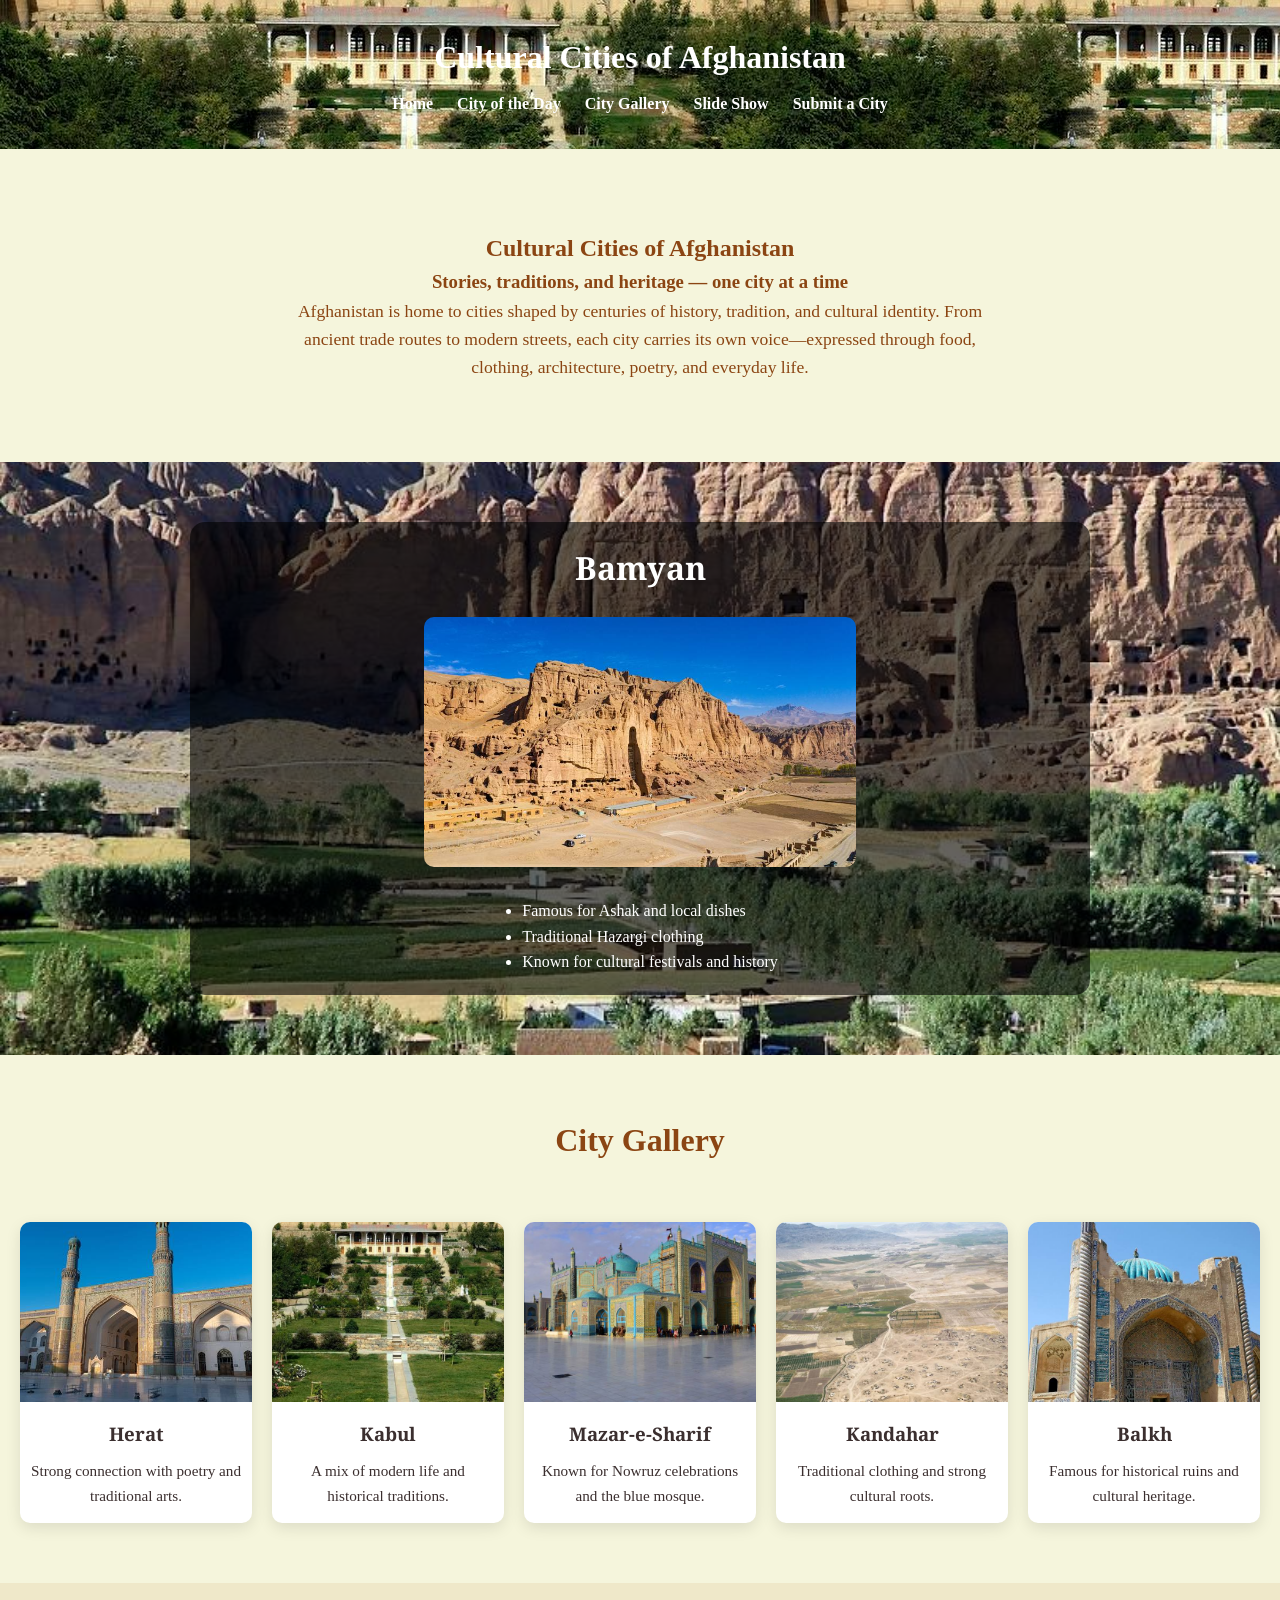
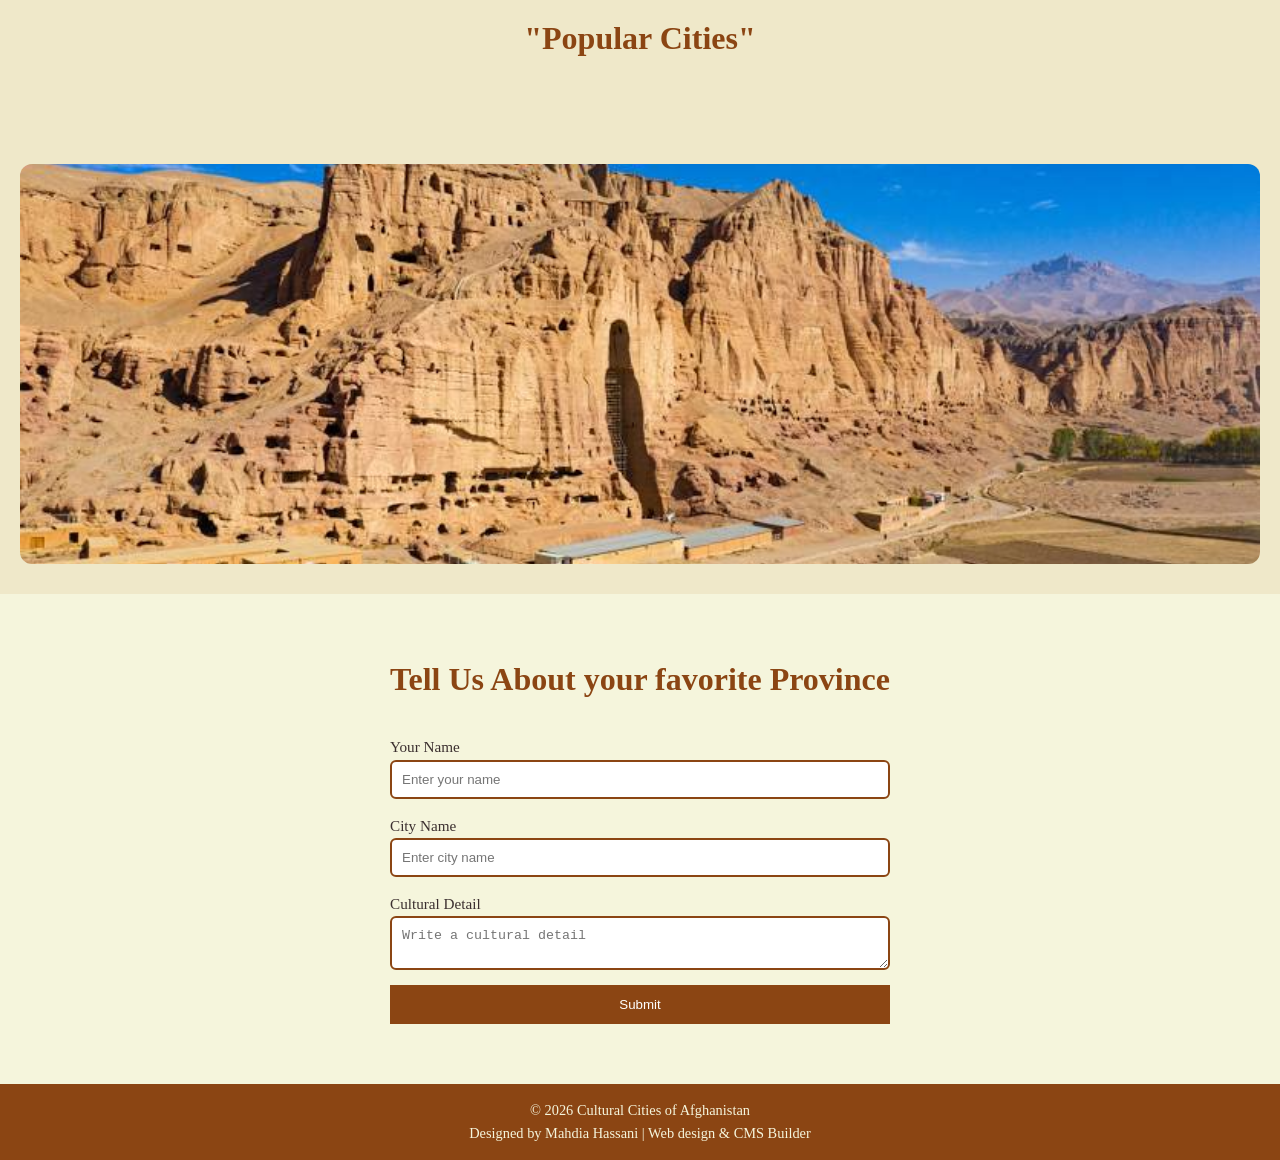
<file: Project-01-cultural-cities/index.html>
<!DOCTYPE html>
<html lang="en">
<head>
    <meta charset="UTF-8">
    <meta name="viewport" content="width=device-width, initial-scale=1.0">
    <link href="https://fonts.googleapis.com/css2?family=Roboto&family=Noto+Serif&display=swap" rel="stylesheet">
    <link rel="stylesheet" href="style.css">
    <title>Cultural Cities of Afghanistan</title>
</head>
<body>
    <header class="header">
        <h1>Cultural Cities of Afghanistan</h1>
        <nav>
            <ul class="nav-links">
                <li><a href="#home">Home</a></li>
                <li><a href="#featured">City of the Day</a></li>
                <li><a href="#gallery">City Gallery</a></li>
                <li><a href="#slideshow">Slide Show</a></li>
                <li><a href="#submit">Submit a City</a></li>
            </ul>
        </nav>
    </header>
    <!-- Hero Section -->
    <section id="home" class="hero">
      <div class="hero-content">
        <h2 class="hero-title">Cultural Cities of Afghanistan</h2>
        <h3>Stories, traditions, and heritage — one city at a time</h3>
        <p class="hero-text">
            Afghanistan is home to cities shaped by centuries of history, tradition, and cultural identity. 
            From ancient trade routes to modern streets, each city carries its own voice—expressed through food, clothing, architecture, poetry, and everyday life. 

            </div>
        </p>
    </section>

    <!-- Featured City -->
    <section id="featured" class="featured-city">
        <div class="featured-content">
            <h2 class="city-name">Bamyan</h2>
            <div class="city-image">
                <img src="bamyan.jpg" alt="Bamyan City" />
            </div>
            <ul class="city-facts">
                <li>Famous for Ashak and local dishes</li>
                <li>Traditional Hazargi clothing</li>
                <li>Known for cultural festivals and history</li>
            </ul>
        </div>
    </section>
    <section id="gallery" class="city-gallery">
        <h2 class="section-title">City Gallery</h2>
        <br>
        <div class="gallery-grid">
            <div class="city-card">
                <div class="card-image">
                    <img src="herat.jpg" alt="Herat">
                </div>
                <h3>Herat</h3>
                <p>Strong connection with poetry and traditional arts.</p>
            </div>
            <div class="city-card">
                <div class="card-image">
                    <img src="kabul.jpg" alt="Kabul">
                </div>
                <h3>Kabul</h3>
                <p>A mix of modern life and historical traditions.</p>
            </div>
            <div class="city-card">
                <div class="card-image">
                    <img src="Mazar-e-Sharif.jpg" alt="Mazar-e-Sharif">
                </div>
                <h3>Mazar-e-Sharif</h3>
                <p>Known for Nowruz celebrations and the blue mosque.</p>
            </div>
            <div class="city-card">
                <div class="card-image">
                    <img src="Kandahar.jpg" alt="Kandahar">
                </div>
                <h3>Kandahar</h3>
                <p>Traditional clothing and strong cultural roots.</p>
            </div>
            <div class="city-card">
                <div class="card-image">
                    <img src="Balkh.jpg" alt="Balkh">
                </div>
                <h3>Balkh</h3>
                <p>Famous for historical ruins and cultural heritage.</p>
            </div>
          </div>
    </section>

    <section id="slideshow" class="slideshow">
        <h2 class="section-title">"Popular Cities"</h2>
        <div class="slide-container"></div>
    </section>
    
    <!-- Submite form -->
    <section id="submit" class="submit-city">
        <h2 class="section-title">Tell Us About your favorite Province</h2>
        <form class="city-form">
            <label>
                Your Name
                <input type="text" placeholder="Enter your name">
            </label>
            <label>
                City Name
                <input type="text" placeholder="Enter city name">
            </label>
            <label>
                Cultural Detail
                <textarea placeholder="Write a cultural detail"></textarea>
            </label>
            <button type="submit">Submit</button>
        </form>
    </section>
    <footer class="footer">
        <p>© 2026 Cultural Cities of Afghanistan</p>
        <p>Designed by Mahdia Hassani | Web design & CMS Builder</p>
    </footer>
</body>
</html>
</file>
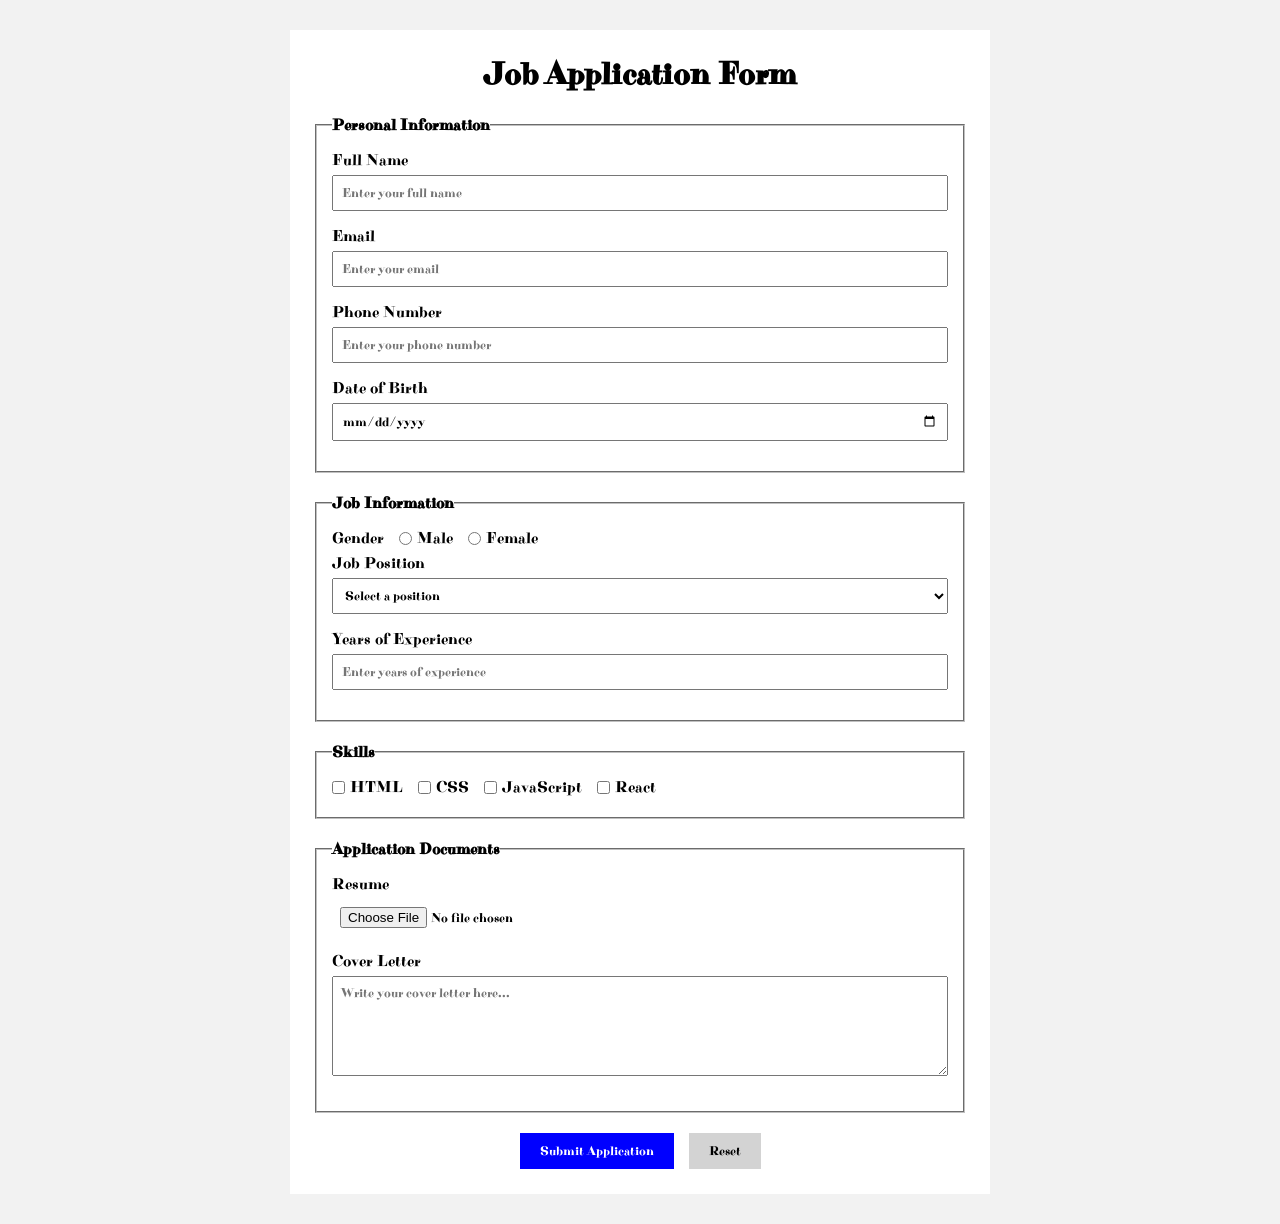
<file: Project-05-Job-Application-Form/index.html>
<!doctype html>
<html lang="en">
  <head>
    <meta charset="UTF-8" />
    <meta name="viewport" content="width=device-width, initial-scale=1.0" />
    <title>Job Application Form</title>
    <link rel="stylesheet" href="style.css" />
  </head>
  <body>
    <form>
      <h1>Job Application Form</h1>

      <fieldset>
        <legend>Personal Information</legend>

        <label for="full-name">Full Name</label>
        <input
          type="text"
          id="full-name"
          name="full-name"
          placeholder="Enter your full name"
          required
        />

        <label for="email">Email</label>
        <input
          type="email"
          id="email"
          name="email"
          placeholder="Enter your email"
          required
        />

        <label for="phone">Phone Number</label>
        <input
          type="tel"
          id="phone"
          name="phone"
          placeholder="Enter your phone number"
          required
        />

        <label for="dob">Date of Birth</label>
        <input type="date" id="dob" name="dob" required />
      </fieldset>

      <fieldset>
        <legend>Job Information</legend>

        <div class="gender">
          <p>Gender</p>

          <label>
            <input type="radio" name="gender" value="male" required />
            Male
          </label>

          <label>
            <input type="radio" name="gender" value="female" />
            Female
          </label>
        </div>

        <label for="position">Job Position</label>
        <select id="position" name="position" required>
          <option value="">Select a position</option>
          <option value="frontend">Frontend Developer</option>
          <option value="backend">Backend Developer</option>
          <option value="designer">UI/UX Designer</option>
          <option value="cybersecurity">Cybersecurity</option>
        </select>

        <label for="experience">Years of Experience</label>
        <input
          type="number"
          id="experience"
          name="experience"
          min="0"
          placeholder="Enter years of experience"
          required
        />
      </fieldset>

      <fieldset>
        <legend>Skills</legend>

        <div class="skills">
          <label>
            <input type="checkbox" name="skills" value="html" />
            HTML
          </label>

          <label>
            <input type="checkbox" name="skills" value="css" />
            CSS
          </label>

          <label>
            <input type="checkbox" name="skills" value="javascript" />
            JavaScript
          </label>

          <label>
            <input type="checkbox" name="skills" value="react" />
            React
          </label>
        </div>
      </fieldset>

      <fieldset>
        <legend>Application Documents</legend>

        <label for="resume">Resume</label>
        <input
          type="file"
          id="resume"
          name="resume"
          accept=".pdf,.doc,.docx"
          required
        />

        <label for="cover-letter">Cover Letter</label>
        <textarea
          id="cover-letter"
          name="cover-letter"
          rows="6"
          placeholder="Write your cover letter here..."
          required
        ></textarea>
      </fieldset>
      <div class="buttons">
        <button type="submit">Submit Application</button>
        <button type="reset">Reset</button>
      </div>
    </form>
  </body>
</html>
</file>
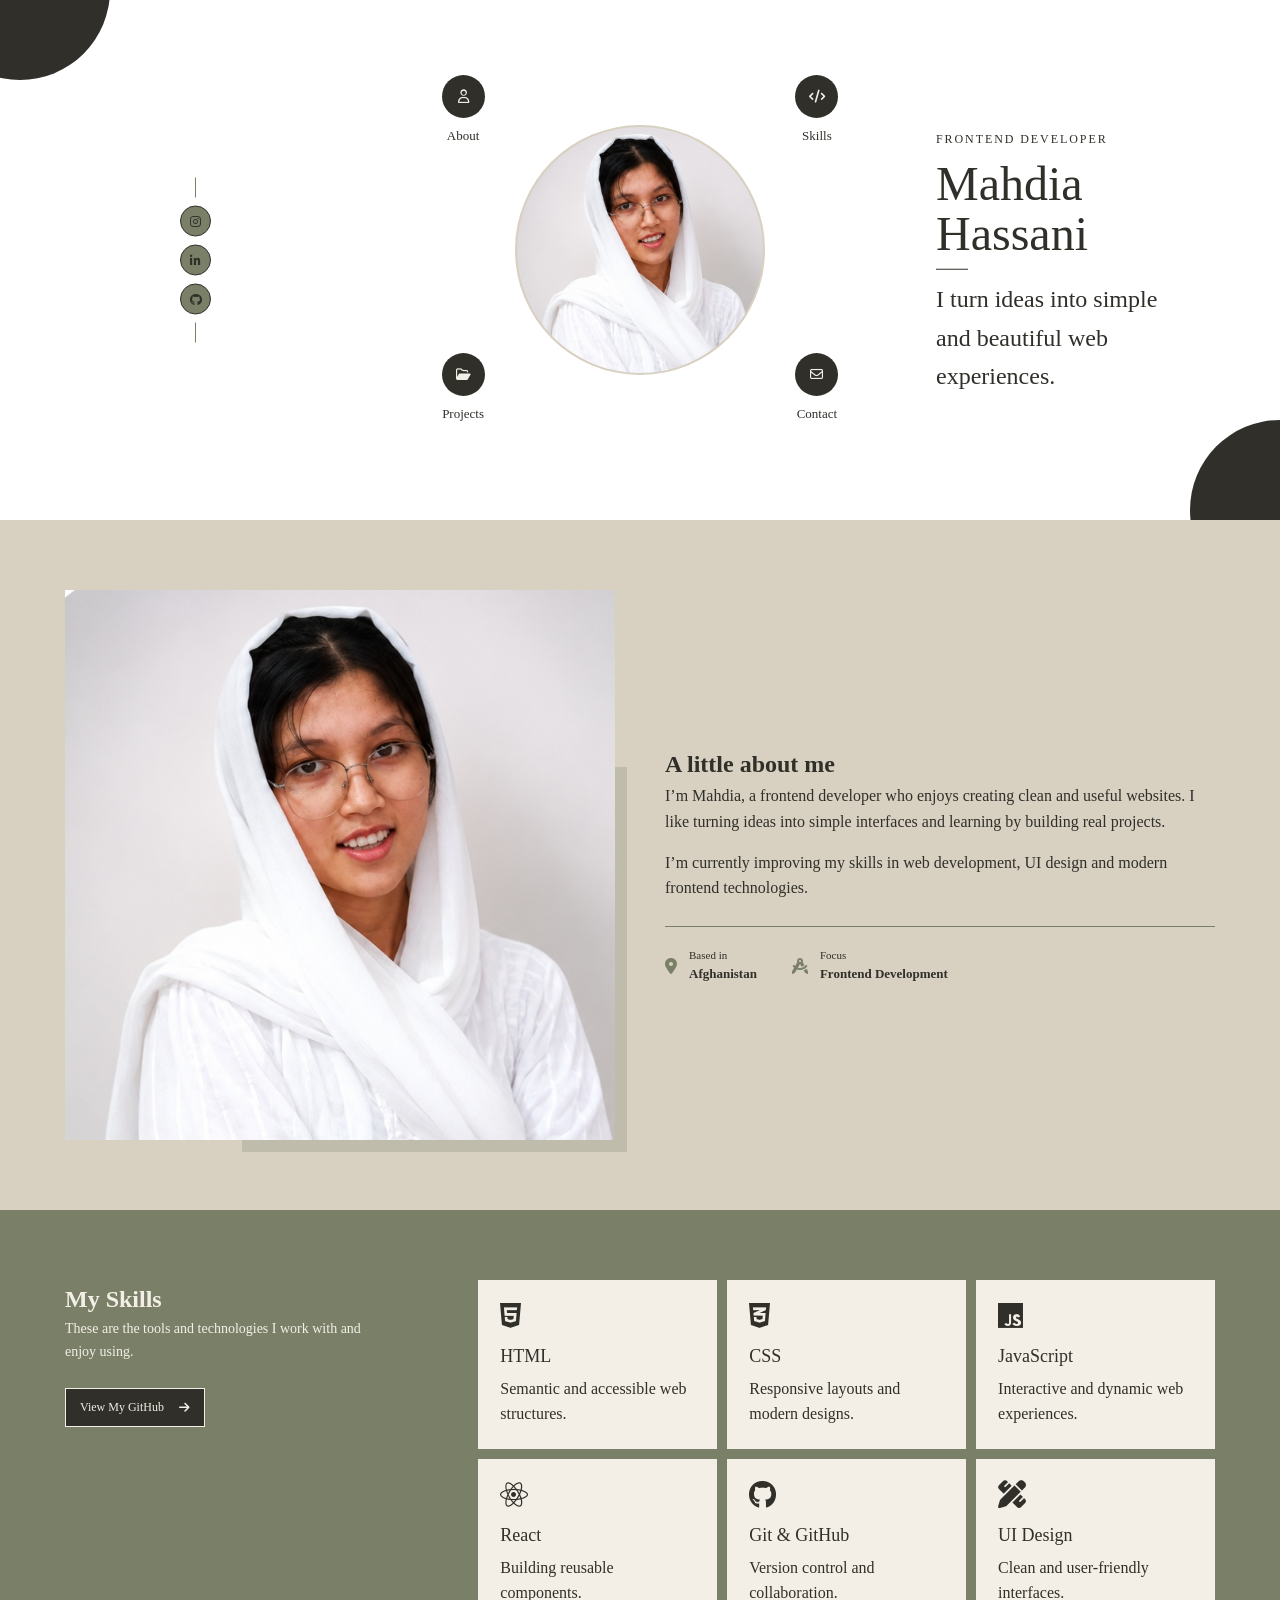
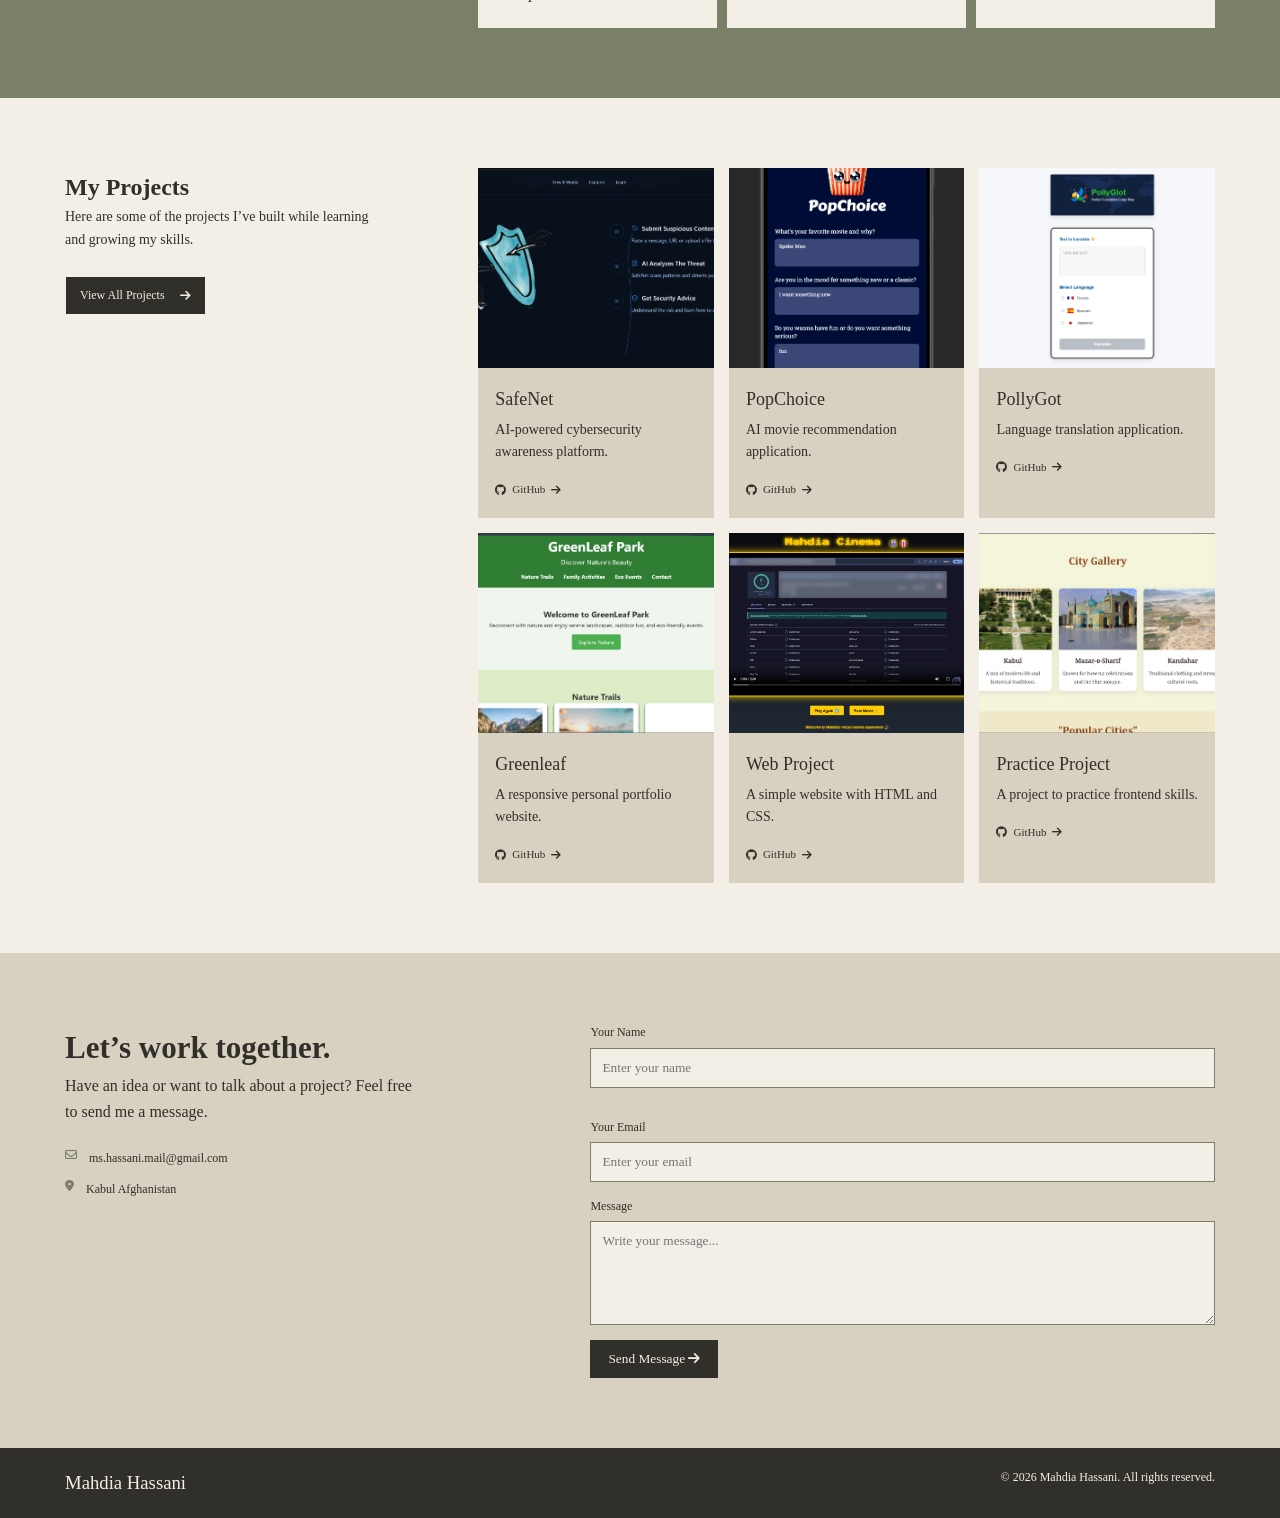
<file: Project-06-Protofilo/index.html>
<!doctype html>
<html lang="en">
  <head>
    <meta charset="UTF-8" />
    <meta name="viewport" content="width=device-width, initial-scale=1.0" />
    <title>Mahdia Hassani | Portfolio</title>
    <link rel="icon" href="images/logo.png" />
    <link
      rel="stylesheet"
      href="https://cdnjs.cloudflare.com/ajax/libs/font-awesome/6.5.2/css/all.min.css"
    />
    <link rel="stylesheet" href="style.css" />
  </head>
  <body>
    <section class="hero" id="home">
      <div class="social-links">
        <a href="https://www.instagram.com/ms_mahdia" aria-label="Instagram">
          <i class="fa-brands fa-instagram"></i>
        </a>

        <a
          href="https://www.linkedin.com/in/mahdiahassani/"
          aria-label="LinkedIn"
        >
          <i class="fa-brands fa-linkedin-in"></i>
        </a>

        <a href="https://github.com/Mahdia-Hassani" aria-label="GitHub">
          <i class="fa-brands fa-github"></i>
        </a>
      </div>

      <!-- Navigation Bar -->
      <div class="hero-content">
        <a href="#about" class="hero-nav about-nav">
          <span class="nav-icon">
            <i class="fa-regular fa-user"></i>
          </span>
          <span>About</span>
        </a>

        <a href="#skills" class="hero-nav skills-nav">
          <span class="nav-icon">
            <i class="fa-solid fa-code"></i>
          </span>

          <span>Skills</span>
        </a>

        <a href="#projects" class="hero-nav projects-nav">
          <span class="nav-icon">
            <i class="fa-regular fa-folder-open"></i>
          </span>

          <span>Projects</span>
        </a>

        <a href="#contact" class="hero-nav contact-nav">
          <span class="nav-icon">
            <i class="fa-regular fa-envelope"></i>
          </span>

          <span>Contact</span>
        </a>
        <!-- Img -->
        <div class="hero-photo">
          <div class="photo-circle">
            <img src="images/Mahdia.jpg" alt="Mahdia Hassani" />
          </div>
        </div>
      </div>

      <!-- logo bar -->
      <div class="hero-intro">
        <span>FRONTEND DEVELOPER</span>

        <h1>
          Mahdia<br />
          Hassani
        </h1>

        <div class="intro-line"></div>

        <p>
          I turn ideas into simple<br />
          and beautiful web experiences.
        </p>
      </div>
    </section>

    <!-- About -->

    <section class="about section" id="about">
      <div class="container">
        <div class="about-content">
          <div class="about-image">
            <img src="images/Mahdia.jpg" alt="Mahdia working" />
          </div>
          <div class="about-text">
            <h2>A little about me</h2>

            <p>
              I’m Mahdia, a frontend developer who enjoys creating clean and
              useful websites. I like turning ideas into simple interfaces and
              learning by building real projects.
            </p>

            <p>
              I’m currently improving my skills in web development, UI design
              and modern frontend technologies.
            </p>

            <div class="about-details">
              <div class="detail">
                <i class="fa-solid fa-location-dot"></i>
                <div>
                  <span>Based in</span>
                  <strong>Afghanistan</strong>
                </div>
              </div>

              <div class="detail">
                <i class="fa-solid fa-compass-drafting"></i>

                <div>
                  <span>Focus</span>
                  <strong>Frontend Development</strong>
                </div>
              </div>
            </div>
          </div>
        </div>
      </div>
    </section>

    <!-- Skills -->
    <section class="skills section" id="skills">
      <div class="container">
        <div class="skills-layout">
          <div class="skills-intro">
            <h2>My Skills</h2>

            <p>
              These are the tools and technologies I work with and enjoy using.
            </p>

            <a href="https://github.com/Mahdia-Hassani" class="outline-button">
              View My GitHub
              <i class="fa-solid fa-arrow-right"></i>
            </a>
          </div>

          <div class="skills-grid">
            <div class="skill-card">
              <i class="fa-brands fa-html5"></i>
              <h3>HTML</h3>
              <p>Semantic and accessible web structures.</p>
            </div>

            <div class="skill-card">
              <i class="fa-brands fa-css3-alt"></i>
              <h3>CSS</h3>
              <p>Responsive layouts and modern designs.</p>
            </div>

            <div class="skill-card">
              <i class="fa-brands fa-js"></i>
              <h3>JavaScript</h3>
              <p>Interactive and dynamic web experiences.</p>
            </div>

            <div class="skill-card">
              <i class="fa-brands fa-react"></i>
              <h3>React</h3>
              <p>Building reusable components.</p>
            </div>

            <div class="skill-card">
              <i class="fa-brands fa-github"></i>
              <h3>Git & GitHub</h3>
              <p>Version control and collaboration.</p>
            </div>

            <div class="skill-card">
              <i class="fa-solid fa-pen-ruler"></i>
              <h3>UI Design</h3>
              <p>Clean and user-friendly interfaces.</p>
            </div>
          </div>
        </div>
      </div>
    </section>
    <!-- Projects -->
    <section class="projects section" id="projects">
      <div class="container">
        <div class="projects-layout">
          <div class="projects-intro">
            <h2>My Projects</h2>

            <p>
              Here are some of the projects I’ve built while learning and
              growing my skills.
            </p>

            <a href="https://github.com/Mahdia-Hassani" class="outline-button">
              View All Projects
              <i class="fa-solid fa-arrow-right"></i>
            </a>
          </div>

          <div class="projects-grid">
            <article class="project-card">
              <img src="images/safeNet.png" alt="SafeNet project" />

              <div class="project-info">
                <h3>SafeNet</h3>

                <p>AI-powered cybersecurity awareness platform.</p>

                <a
                  href="https://github.com/Mahdia-Hassani/SafeNet"
                  target="_blank"
                >
                  <i class="fa-brands fa-github"></i>
                  GitHub
                  <i class="fa-solid fa-arrow-right"></i>
                </a>
              </div>
            </article>

            <article class="project-card">
              <img src="images/popchoice.png" alt="PopChoice project" />

              <div class="project-info">
                <h3>PopChoice</h3>

                <p>AI movie recommendation application.</p>

                <a
                  href="https://github.com/Mahdia-Hassani/popchoice"
                  target="_blank"
                >
                  <i class="fa-brands fa-github"></i>
                  GitHub
                  <i class="fa-solid fa-arrow-right"></i>
                </a>
              </div>
            </article>

            <article class="project-card">
              <img src="images/pollyGlot.png" alt="PollyGot project" />

              <div class="project-info">
                <h3>PollyGot</h3>

                <p>Language translation application.</p>

                <a
                  href="https://github.com/Mahdia-Hassani/PollyGlot-Translator-App"
                  target="_blank"
                >
                  <i class="fa-brands fa-github"></i>
                  GitHub
                  <i class="fa-solid fa-arrow-right"></i>
                </a>
              </div>
            </article>

            <article class="project-card">
              <img src="images/pro3.png" alt="Portfolio project" />
              <div class="project-info">
                <h3>Greenleaf</h3>

                <p>A responsive personal portfolio website.</p>

                <a href="https://github.com/Mahdia-Hassani" target="_blank">
                  <i class="fa-brands fa-github"></i>
                  GitHub
                  <i class="fa-solid fa-arrow-right"></i>
                </a>
              </div>
            </article>

            <!-- Project 5 -->

            <article class="project-card">
              <img src="images/pro2.jpg" alt="Web project" />

              <div class="project-info">
                <h3>Web Project</h3>

                <p>A simple website with HTML and CSS.</p>

                <a href="https://github.com/Mahdia-Hassani" target="_blank">
                  <i class="fa-brands fa-github"></i>
                  GitHub
                  <i class="fa-solid fa-arrow-right"></i>
                </a>
              </div>
            </article>

            <article class="project-card">
              <img src="images/pro4.png" alt="Practice project" />

              <div class="project-info">
                <h3>Practice Project</h3>

                <p>A project to practice frontend skills.</p>

                <a href="https://github.com/Mahdia-Hassani" target="_blank">
                  <i class="fa-brands fa-github"></i>
                  GitHub
                  <i class="fa-solid fa-arrow-right"></i>
                </a>
              </div>
            </article>
          </div>
        </div>
      </div>
    </section>

    <!-- Contact -->
    <section class="contact section" id="contact">
      <div class="container">
        <div class="contact-content">
          <div class="contact-intro">
            <h2>Let’s work together.</h2>

            <p>
              Have an idea or want to talk about a project? Feel free to send me
              a message.
            </p>

            <div class="contact-details">
              <div>
                <i class="fa-regular fa-envelope"></i>
                <a href="mailto:ms.hassani.mail@gmail.com">
                  <span>ms.hassani.mail@gmail.com</span>
                </a>
              </div>
              <div>
                <i class="fa-solid fa-location-dot"></i>
                <span>Kabul Afghanistan</span>
              </div>
            </div>
          </div>

          <form class="contact-form">
            <div class="form-row">
              <div class="form-group">
                <label for="name"> Your Name </label>
                <input
                  type="text"
                  id="name"
                  placeholder="Enter your name"
                  required
                />
              </div>

              <div class="form-group">
                <label for="email"> Your Email </label>
                <input
                  type="email"
                  id="email"
                  placeholder="Enter your email"
                  required
                />
              </div>
            </div>

            <div class="form-group">
              <label for="message"> Message </label>
              <textarea
                id="message"
                rows="5"
                placeholder="Write your message..."
                required
              ></textarea>
            </div>

            <button type="submit">
              Send Message

              <i class="fa-solid fa-arrow-right"></i>
            </button>
          </form>
        </div>
      </div>
    </section>

    <footer>
      <div class="container footer-content">
        <h3>Mahdia Hassani</h3>
        <p>© 2026 Mahdia Hassani. All rights reserved.</p>
      </div>
    </footer>
  </body>
</html>
</file>
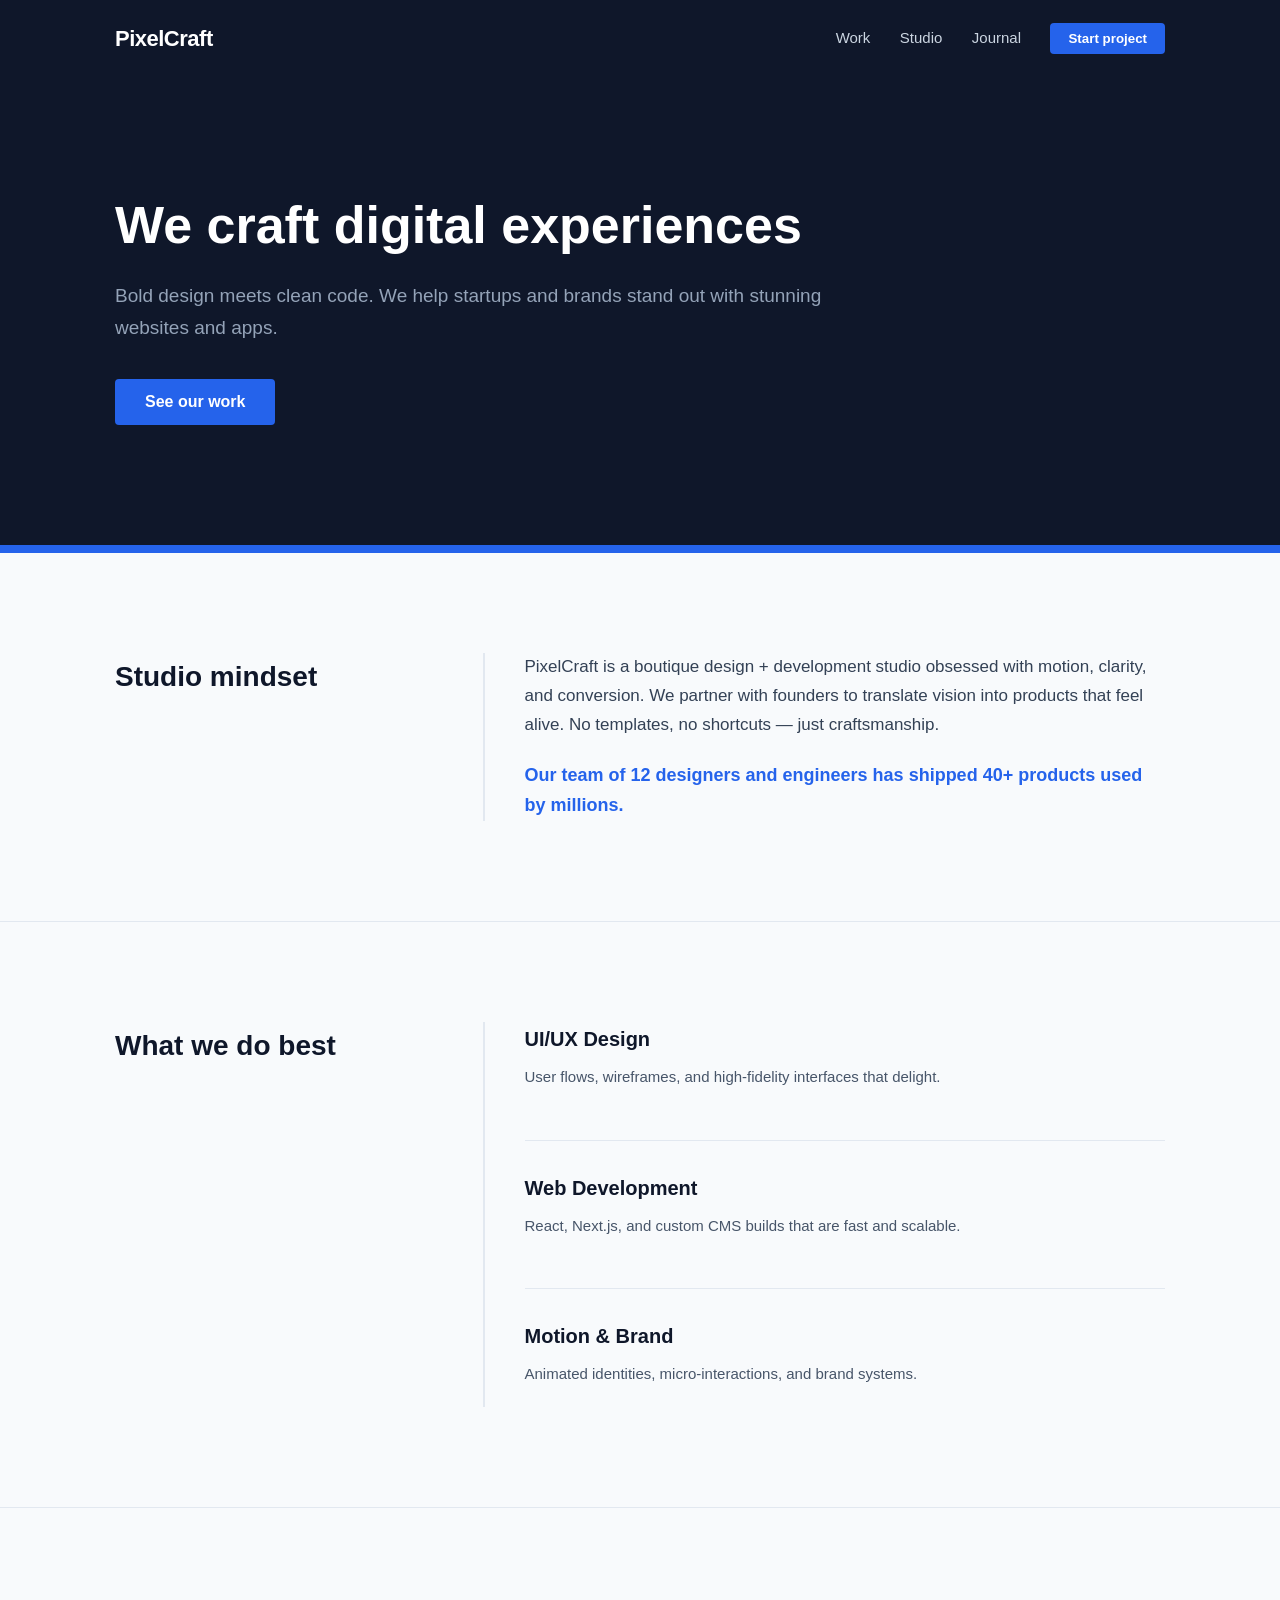
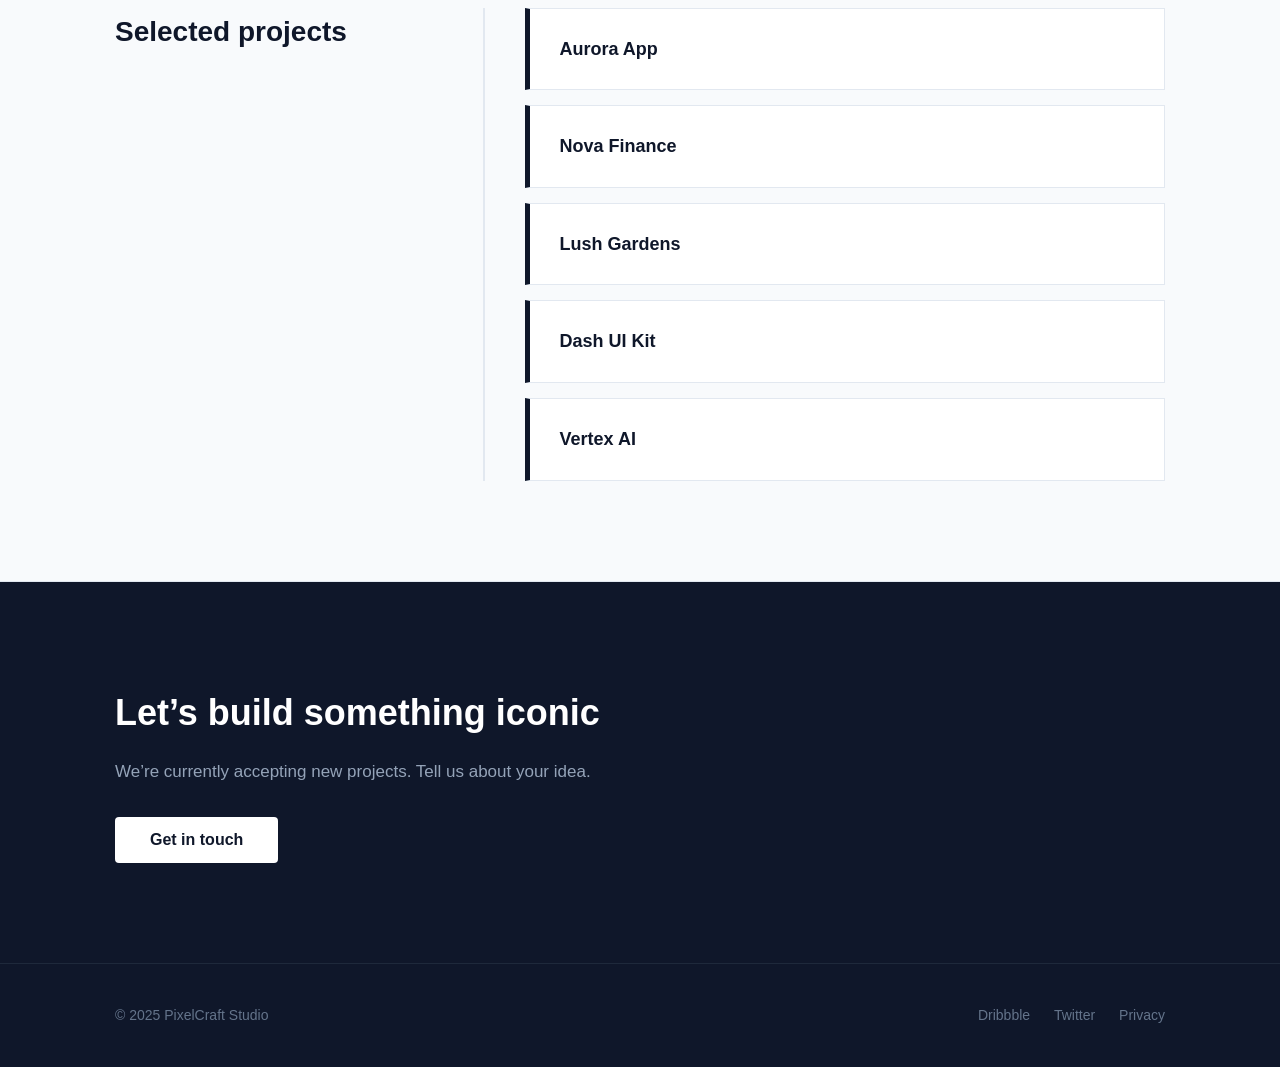
<file: Project-08-craft-studio/index.html>
<!doctype html>
<html lang="en">
  <head>
    <meta charset="UTF-8" />
    <meta name="viewport" content="width=device-width, initial-scale=1.0" />
    <title>PixelCraft Studio | Design & Code</title>
    <link rel="stylesheet" href="style.css" />
  </head>
  <body>
    <header class="main-header">
      <div class="header-container">
        <div class="logo">PixelCraft</div>
        <nav class="navigation-bar">
          <a href="#">Work</a>
          <a href="#">Studio</a>
          <a href="#">Journal</a>
          <button class="nav-button">Start project</button>
        </nav>
      </div>
    </header>

    <main>
      <section class="hero-section">
        <div class="page-container">
          <div class="hero-box">
            <h1 class="main-title">We craft digital experiences</h1>
            <p class="sub-title">
              Bold design meets clean code. We help startups and brands stand
              out with stunning websites and apps.
            </p>
            <button class="cta-button">See our work</button>
          </div>
        </div>
      </section>

      <section class="about-section">
        <div class="page-container">
          <article class="split-layout">
            <div class="side-title">
              <h2>Studio mindset</h2>
            </div>
            <div class="side-content">
              <p>
                PixelCraft is a boutique design + development studio obsessed
                with motion, clarity, and conversion. We partner with founders
                to translate vision into products that feel alive. No templates,
                no shortcuts — just craftsmanship.
              </p>
              <p class="highlight-text">
                Our team of 12 designers and engineers has shipped 40+ products
                used by millions.
              </p>
            </div>
          </article>
        </div>
      </section>

      <section class="services-section">
        <div class="page-container">
          <div class="split-layout">
            <div class="side-title">
              <h2>What we do best</h2>
            </div>
            <div class="side-content">
              <div class="service-row">
                <h3>UI/UX Design</h3>
                <p>
                  User flows, wireframes, and high‑fidelity interfaces that
                  delight.
                </p>
              </div>
              <div class="service-row">
                <h3>Web Development</h3>
                <p>
                  React, Next.js, and custom CMS builds that are fast and
                  scalable.
                </p>
              </div>
              <div class="service-row">
                <h3>Motion & Brand</h3>
                <p>
                  Animated identities, micro‑interactions, and brand systems.
                </p>
              </div>
            </div>
          </div>
        </div>
      </section>

      <section class="portfolio-section">
        <div class="page-container">
          <div class="split-layout">
            <div class="side-title">
              <h2>Selected projects</h2>
            </div>
            <div class="side-content">
              <div class="project-stack">
                <div class="project-card">Aurora App</div>
                <div class="project-card">Nova Finance</div>
                <div class="project-card">Lush Gardens</div>
                <div class="project-card">Dash UI Kit</div>
                <div class="project-card">Vertex AI</div>
              </div>
            </div>
          </div>
        </div>
      </section>

      <section class="contact-section">
        <div class="page-container">
          <div class="contact-box">
            <h2 class="contact-title">Let’s build something iconic</h2>
            <p class="contact-sub">
              We’re currently accepting new projects. Tell us about your idea.
            </p>
            <button class="contact-button">Get in touch</button>
          </div>
        </div>
      </section>
    </main>

    <footer class="main-footer">
      <div class="page-container footer-flex">
        <span class="copyright-text">© 2025 PixelCraft Studio</span>
        <div class="footer-links">
          <a href="#">Dribbble</a>
          <a href="#">Twitter</a>
          <a href="#">Privacy</a>
        </div>
      </div>
    </footer>
  </body>
</html>
</file>
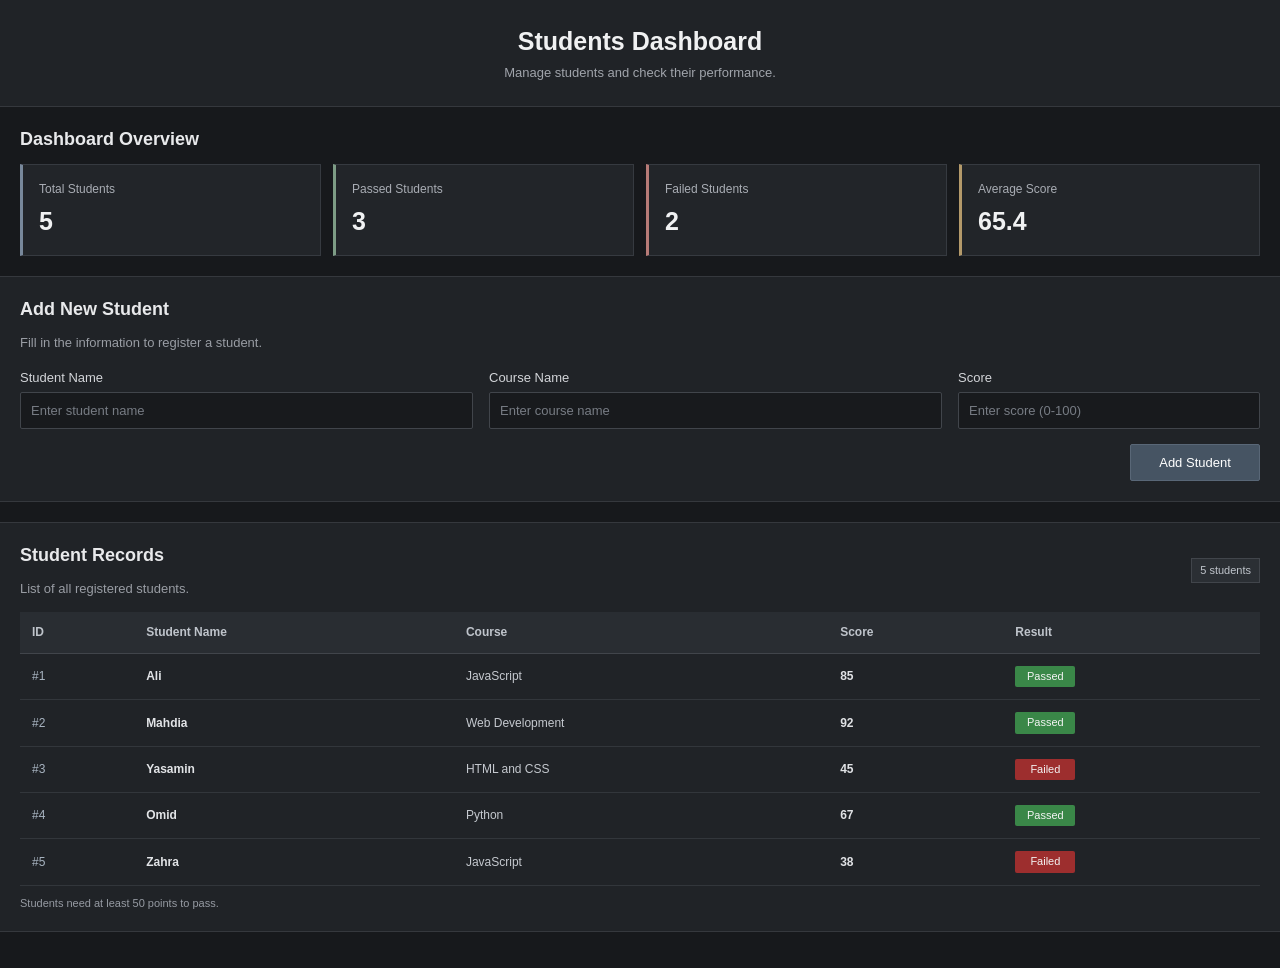
<file: Project-09-studentDashboard/index.html>
<!doctype html>
<html lang="en">
  <head>
    <meta charset="UTF-8" />
    <meta name="viewport" content="width=device-width, initial-scale=1.0" />
    <title>Students Dashboard</title>
    <link rel="stylesheet" href="style.css" />
  </head>

  <body>
    <header class="header">
      <div class="header-content">
        <div>
          <h1>Students Dashboard</h1>
          <p class="description">
            Manage students and check their performance.
          </p>
        </div>
      </div>
    </header>

    <main class="container">
      <!-- Dashboard Summary -->

      <section class="summary-section">
        <h2>Dashboard Overview</h2>

        <div class="summary-grid">
          <div class="summary-card">
            <p>Total Students</p>
            <h3 id="totalStudents">0</h3>
          </div>

          <div class="summary-card">
            <p>Passed Students</p>
            <h3 id="passedStudents">0</h3>
          </div>

          <div class="summary-card">
            <p>Failed Students</p>
            <h3 id="failedStudents">0</h3>
          </div>

          <div class="summary-card">
            <p>Average Score</p>
            <h3 id="averageScore">0</h3>
          </div>
        </div>
      </section>

      <!-- Registration Form -->

      <section class="form-section">
        <div class="section-title">
          <div>
            <h2>Add New Student</h2>
            <p>Fill in the information to register a student.</p>
          </div>
        </div>

        <form id="studentForm">
          <div class="form-grid">
            <div class="form-group">
              <label for="studentName">Student Name</label>
              <input
                type="text"
                id="studentName"
                placeholder="Enter student name"
              />
            </div>

            <div class="form-group">
              <label for="courseName">Course Name</label>
              <input
                type="text"
                id="courseName"
                placeholder="Enter course name"
              />
            </div>

            <div class="form-group">
              <label for="studentScore">Score</label>
              <input
                type="number"
                id="studentScore"
                placeholder="Enter score (0-100)"
                min="0"
                max="100"
                step="any"
              />
            </div>
          </div>

          <div class="form-actions">
            <p id="formMessage" aria-live="polite"></p>
            <button type="submit">Add Student</button>
          </div>
        </form>
      </section>

      <!-- Student Records -->

      <section class="records-section">
        <div class="records-header">
          <div>
            <h2>Student Records</h2>
            <p>List of all registered students.</p>
          </div>

          <span id="recordCount">0 students</span>
        </div>

        <div class="table-container">
          <table>
            <thead>
              <tr>
                <th>ID</th>
                <th>Student Name</th>
                <th>Course</th>
                <th>Score</th>
                <th>Result</th>
              </tr>
            </thead>

            <tbody id="studentTableBody"></tbody>
          </table>
        </div>

        <p class="table-note">Students need at least 50 points to pass.</p>
      </section>
    </main>

    <script src="script.js"></script>
  </body>
</html>
</file>
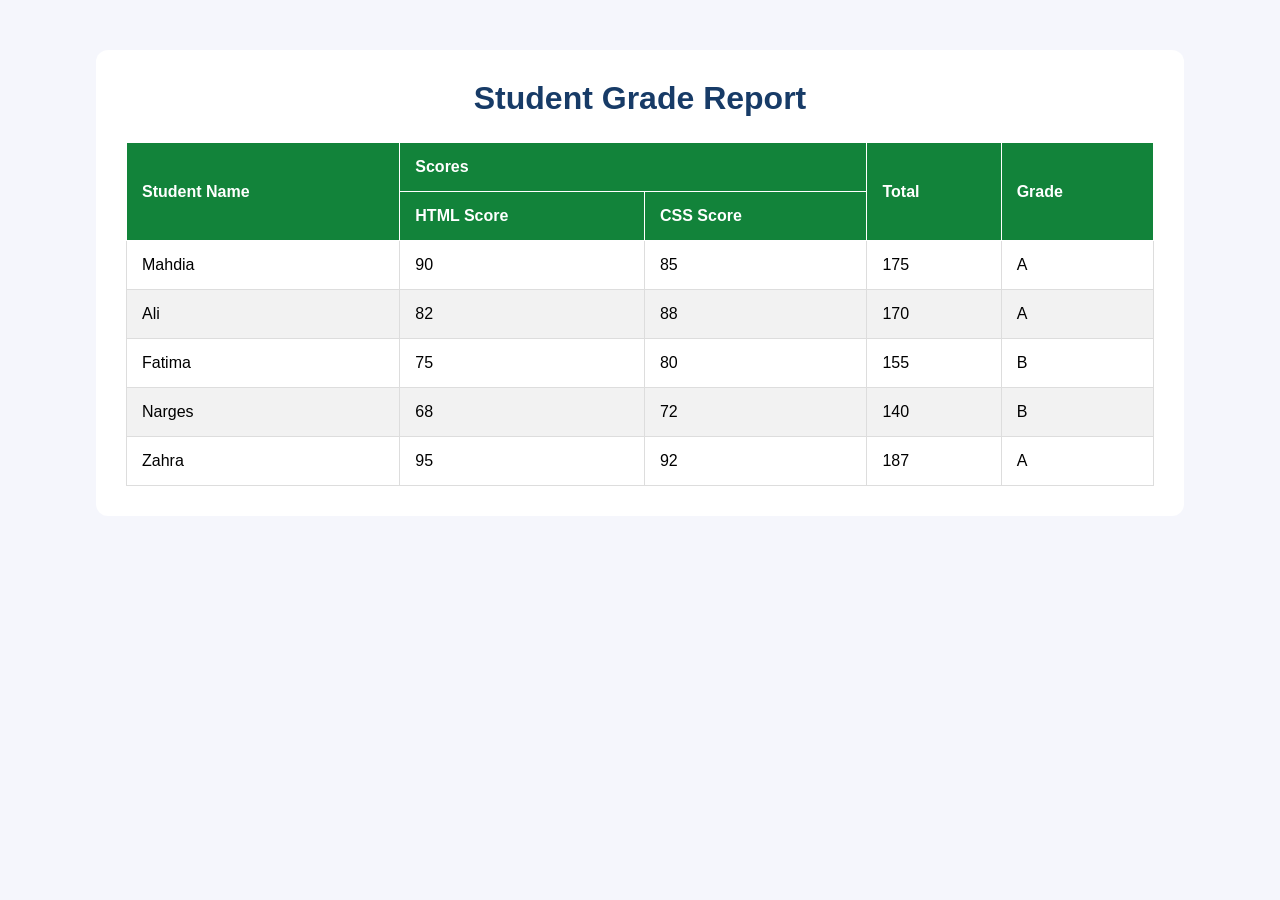
<file: Project-10-student-grade-report/index.html>
<!doctype html>
<html lang="en">
  <head>
    <meta charset="UTF-8" />
    <meta name="viewport" content="width=device-width, initial-scale=1.0" />
    <title>Student Grade Report</title>
    <link rel="stylesheet" href="style.css" />
  </head>

  <body>
    <div class="table-container">
      <h1>Student Grade Report</h1>
      <table>
        <tr>
          <th rowspan="2">Student Name</th>
          <th colspan="2">Scores</th>
          <th rowspan="2">Total</th>
          <th rowspan="2">Grade</th>
        </tr>

        <tr>
          <th>HTML Score</th>
          <th>CSS Score</th>
        </tr>

        <tr>
          <td>Mahdia</td>
          <td>90</td>
          <td>85</td>
          <td>175</td>
          <td>A</td>
        </tr>

        <tr>
          <td>Ali</td>
          <td>82</td>
          <td>88</td>
          <td>170</td>
          <td>A</td>
        </tr>

        <tr>
          <td>Fatima</td>
          <td>75</td>
          <td>80</td>
          <td>155</td>
          <td>B</td>
        </tr>

        <tr>
          <td>Narges</td>
          <td>68</td>
          <td>72</td>
          <td>140</td>
          <td>B</td>
        </tr>

        <tr>
          <td>Zahra</td>
          <td>95</td>
          <td>92</td>
          <td>187</td>
          <td>A</td>
        </tr>
      </table>
    </div>
  </body>
</html>
</file>
<file: Project-01-cultural-cities/style.css>
* {
    margin: 0;
    padding: 0;
    box-sizing: border-box;
}
body {
    font-family: Cambria, Cochin, Georgia, Times, 'Times New Roman', serif;
    background-color: #F5F5DC ;
    color: #3b2f2f;
    line-height: 1.6;
}

.header {
    background-image: url(kabul.jpg);
    color: #fff;
    padding: 2rem 1rem;
    position: relative;
}
.header h1 {
    text-align: center;
    margin-bottom: 0.5rem;
}

.nav-links {
    display: flex;
    justify-content: center;
    gap: 1.5rem;
    list-style: none;
}

.nav-links a {
    color:#fff;
    text-decoration: none;
    font-weight: bold;
    transition: color 0.3s ease;
}

.nav-links a:hover {
    color: #DAA520  ;
}
.hero {
    padding: 80px 20px;
    text-align: center;
    color: #8B4513;
    animation: fadeInUp 1.5s ease forwards;
}
@keyframes fadeInUp {
    0% {
         opacity: 0; transform: translateY(50px);
    }
    100% { 
        opacity: 1; transform: translateY(0); 
    }
}

.hero-title {
    font-size: 1.5rem;
}

.hero-text {
    max-width: 700px;
    margin: auto;
    font-size: 1.1rem;
}

.featured-city {
    padding: 60px 20px;
    background: url('bamyan1.jpg') center/cover no-repeat;
    color: #fff;
}

.featured-content {
    max-width: 900px;
    margin: auto;
    display: flex;
    flex-direction: column;
    align-items: center;
    gap: 1.5rem;
    padding: 20px;
    background-color: rgba(0,0,0,0.6);
    border-radius: 15px;
    transition: transform 0.3s ease, box-shadow 0.3s ease;
}

.featured-content:hover {
    transform: scale(1.03);
    box-shadow: 0 8px 25px rgba(0,0,0,0.4);
}

.city-name {
    font-family: 'Noto Serif', serif;
    font-size: 2rem;
}

.city-image img {
    width: 100%;
    max-height: 250px;
    object-fit: cover;
    border-radius: 10px;
}

.city-facts {
    list-style: disc;
    padding-left: 20px;
}

.city-gallery {
    padding: 60px 20px;
    background-color: #F5F5DC;
}

.section-title {
    text-align: center;
    font-size: 2rem;
    margin-bottom: 30px;
    color: #8B4513;
}

.gallery-grid {
    display: grid;
    grid-template-columns: repeat(auto-fit, minmax(220px, 1fr));
    gap: 20px;
}

.city-card {
    background-color: #fff;
    border-radius: 10px;
    overflow: hidden;
    box-shadow: 0 5px 15px rgba(0,0,0,0.1);
    transition: transform 0.3s ease, box-shadow 0.3s ease;
}

.city-card:hover {
    transform: translateY(-6px);
    box-shadow: 0 12px 25px rgba(0,0,0,0.4);
}

.card-image img {
    width: 100%;
    height: 180px;
    object-fit: cover;
}

.city-card h3 {
    font-family: 'Noto Serif', serif;
    margin: 10px 0;
    text-align: center;
}

.city-card p {
    padding: 0 10px 15px;
    text-align: center;
    font-size: 0.95rem;
}

.slideshow {
    padding: 30px 20px;
    background-color: #EFE8C9;
    text-align: center;
}

.slide-container {
    border-radius: 12px;
    margin-top: 100px;
    width: 100%;
    height: 400px;
    background-image: url('bamyan.jpg');
    background-repeat: no-repeat;
    background-size: cover;
    background-position: center;
   animation: slider 20s linear infinite;;
}
@keyframes slider {
     0% { 
        background-image: url('herat.jpg');
}
    10% { 
        background-image: url('bamyan.jpg');
}
    25% { 
        background-image: url('Mazar-e-Sharif.jpg');
}
    35% { 
         background-image: url('Kandahar.jpg');
}
    100% {
         background-image: url('kabul.jpg');
}
    
}
.submit-city {
    padding: 60px 20px;
    background-color: #F5F5DC;
}

.city-form {
    max-width: 500px;
    margin: auto;
    display: flex;
    flex-direction: column;
    gap: 15px;
}

.city-form label {
    display: flex;
    flex-direction: column;
    font-size: 0.95rem;
}

.city-form input,
.city-form textarea {
    padding: 10px;
    border: 2px solid #8B4513;
    border-radius: 6px;
    transition: border-color 0.3s ease, transform 0.2s ease;
}

.city-form input:focus,
.city-form textarea:focus {
    border-color: #DAA520;
    transform: scale(1.02);
    outline: none;
}

.city-form button {
    padding: 12px;
    background-color: #8B4513;
    color: #fff;
    border: none;
    cursor: pointer;
    transition: background-color 0.3s ease, transform 0.3s ease;
}

.city-form button:hover {
    background-color: #DAA520;
    transform: translateY(-3px);
}

.footer {
    background-color: #8B4513;
    color: #F5F5DC;
    text-align: center;
    padding: 15px;
    font-size: 0.9rem;
}
</file>
<file: Project-05-Job-Application-Form/style.css>
@import url("https://fonts.googleapis.com/css2?family=Purple+Purse&display=swap");

* {
  font-family: "Purple Purse", serif;
  box-sizing: border-box;
  margin: 0;
  padding: 0;
}

body {
  font-family: Arial, sans-serif;
  background-color: #f2f2f2;
  padding: 30px;
}

form {
  width: 700px;
  margin: auto;
  background-color: white;
  padding: 25px;
}

h1 {
  text-align: center;
  margin-bottom: 20px;
}

fieldset {
  padding: 15px;
  margin-bottom: 20px;
}

legend {
  font-weight: bold;
}

label {
  display: block;
  margin-bottom: 5px;
}

input,
select,
textarea {
  width: 100%;
  padding: 8px;
  margin-bottom: 15px;
}

.gender,
.skills {
  display: flex;
  gap: 15px;
}

.gender label,
.skills label {
  display: flex;
  align-items: center;
  gap: 5px;
}
.gender input,
.skills input {
  width: auto;
  margin-bottom: 0;
}
textarea {
  height: 100px;
}
.buttons {
  display: flex;
  justify-content: center;
  gap: 15px;
}
button {
  padding: 10px 20px;
  border: none;
}
button[type="submit"] {
  background-color: blue;
  color: white;
}
button[type="reset"] {
  background-color: lightgray;
}
</file>
<file: Project-06-Protofilo/style.css>
* {
  margin: 0;
  padding: 0;
  box-sizing: border-box;
}

html {
  scroll-behavior: smooth;
}

body {
  font-family: Georgia, "Times New Roman", serif;
  background-color: #fff;
  color: #302f29;
  line-height: 1.6;
}

img {
  max-width: 100%;
  height: auto;
  display: block;
}

a {
  text-decoration: none;
  color: inherit;
}

/* Container */

.container {
  width: 92%;
  max-width: 1150px;
  margin: auto;
}

/* Hero */

.hero {
  min-height: 600px;
  background-color: #fff;
  position: relative;
  overflow: hidden;
}

/* Decorative circles */

.hero::before {
  content: "";
  position: absolute;
  width: 180px;
  height: 180px;
  background-color: #302f29;
  border-radius: 50%;
  top: -100px;
  left: -70px;
}

.hero::after {
  content: "";
  position: absolute;
  width: 180px;
  height: 180px;
  background-color: #302f29;
  border-radius: 50%;
  right: -90px;
  bottom: -80px;
}

/* Sections */

.section {
  padding: 60px 0;
}

/* Main Hero */

.hero-content {
  width: 100%;
  max-width: 430px;
  min-height: 480px;
  margin: 30px auto;
  position: relative;
  display: flex;
  align-items: center;
  justify-content: center;
}

/* Photo */

.hero-photo {
  width: 205px;
  height: 205px;
  padding: 2px;
  border-radius: 50%;
  background-color: #d8d0c1;
  position: relative;
  z-index: 2;
  transition: transform 0.3s ease;
}

.hero-photo:hover {
  transform: translateY(-8px);
}

.photo-circle {
  width: 100%;
  height: 100%;
  border-radius: 50%;
  overflow: hidden;
}

.photo-circle img {
  width: 100%;
  height: 100%;
  object-fit: cover;
  transition: transform 0.3s ease;
}

.photo-circle img:hover {
  transform: scale(1.05);
}

/* HERO NAVIGATION */

.hero-nav {
  position: absolute;
  display: flex;
  flex-direction: column;
  align-items: center;
  gap: 8px;
  font-size: 16px;
  z-index: 5;
}

.hero-nav span:last-child {
  transition: color 0.3s ease;
}

.hero-nav:hover span:last-child {
  color: #6b8e23;
  text-decoration: underline;
}

.nav-icon {
  width: 50px;
  height: 50px;
  display: flex;
  align-items: center;
  justify-content: center;
  background-color: #717a56;
  color: #f3efe6;
  border-radius: 50%;
}

.hero-nav .nav-icon {
  background-color: #302f29;
}

/* Mobile Hero Navigation */

.about-nav {
  top: 105px;
  left: 45px;
}

.skills-nav {
  top: 105px;
  right: 45px;
}

.projects-nav {
  bottom: 105px;
  left: 45px;
}

.contact-nav {
  bottom: 105px;
  right: 45px;
}

/* SOCIAL ICONS */

.social-links {
  position: absolute;
  left: 15px;
  top: 50%;
  transform: translateY(-50%);
  display: none;
  flex-direction: column;
  gap: 8px;
  z-index: 6;
}

.social-links::before,
.social-links::after {
  content: "";
  width: 1px;
  height: 20px;
  background-color: #7a8068;
  margin: auto;
}

.social-links a {
  width: 31px;
  height: 31px;
  border: 1px solid #302f29;
  border-radius: 50%;
  display: flex;
  align-items: center;
  justify-content: center;
  background-color: #7a8068;
  font-size: 12px;
  transition: transform 0.3s ease;
}

.social-links a:hover {
  transform: translateY(-2px) scale(0.1.1);
}

/* .social-links {
  display: none;
} */

/* Hero Intro */

.hero-intro {
  position: absolute;
  left: 50%;
  bottom: 35px;
  transform: translateX(-50%);
  width: 90%;
  text-align: center;
  z-index: 5;
}

.hero-intro > span {
  font-size: 0.75rem;
  letter-spacing: 0.12rem;
}

.hero-intro h1 {
  font-size: 2rem;
  line-height: 1.05;
  font-weight: normal;
  margin: 8px 0;
}

.intro-line {
  width: 2rem;
  height: 1px;
  background-color: #302f29;
  margin: 10px auto;
}

.hero-intro p {
  font-size: 0.875rem;
}

/* About */

.about {
  background-color: #d8d0c1;
}

.about-content {
  display: flex;
  flex-direction: column;
  gap: 40px;
}

.about-image {
  width: 100%;
  position: relative;
}

.about-image img {
  width: 100%;
  position: relative;
  z-index: 1;
}

.about-image::after {
  content: "";
  position: absolute;
  width: 70%;
  height: 70%;
  right: -12px;
  bottom: -12px;
  background-color: #7a8068;
  opacity: 0.25;
  z-index: 0;
}

.about-text {
  width: 100%;
}

.about-text > p {
  margin-bottom: 15px;
  font-size: 1rem;
}

.about-details {
  display: flex;
  flex-direction: column;
  gap: 15px;
  margin-top: 25px;
  padding-top: 20px;
  border-top: 1px solid #7a8068;
}

.detail {
  display: flex;
  align-items: center;
  gap: 12px;
}

.detail i {
  color: #7a8068;
}

.detail div {
  display: flex;
  flex-direction: column;
}

.detail span {
  font-size: 11px;
}

.detail strong {
  font-size: 13px;
}

/* Skills */

.skills {
  background-color: #7a8068;
  color: #f3efe6;
}

.skills-layout {
  display: flex;
  flex-direction: column;
  gap: 35px;
}

.skills-intro {
  width: 100%;
}

.skills-intro p {
  max-width: 300px;
  font-size: 14px;
  margin-bottom: 25px;
}

.outline-button {
  display: inline-flex;
  align-items: center;
  gap: 15px;
  border: 1px solid currentColor;
  padding: 9px 14px;
  font-size: 12px;
  background-color: #302f29;
  color: #f3efe6;
  transition:
    transform 0.3 ease,
    background-color 0.3 ease;
}

.outline-button:hover {
  transform: translateY(-2px);
  background-color: #4f4d40;
}

.outline-button:active {
  transform: scale(0.96);
}

/* Skills Grid - Mobile First */

.skills-grid {
  display: grid;
  grid-template-columns: 1fr;
  gap: 10px;
}

.skill-card {
  background-color: #f3efe6;
  color: #302f29;
  padding: 22px;
  min-height: 150px;
  transition: transform 0.3 ease;
}

.skill-card:hover {
  background-color: #f3efe6bd;
  transform:;
}

.skill-card i {
  font-size: 28px;
  margin-bottom: 12px;
}

.skill-card h3 {
  font-size: 1.125rem;
  font-weight: normal;
  margin-bottom: 5px;
}

.skill-card p {
  font-size: 1rem;
}

/* Projects */

.projects {
  background-color: #f3efe6;
}

.projects-layout {
  display: flex;
  flex-direction: column;
  gap: 35px;
}

.projects-intro {
  width: 100%;
}

.projects-intro p {
  max-width: 320px;
  font-size: 14px;
  margin-bottom: 25px;
}

/* Projects Grid - Responsive */

.projects-grid {
  display: grid;
  grid-template-columns: 1fr;
  gap: 15px;
}

.project-card {
  background-color: #d8d0c1;
  transition: transform 0.3s ease;
}

.project-card:hover {
  transform: translateY(-8px);
}

.project-card img {
  width: 100%;
  height: 200px;
  object-fit: cover;
  transition: transform 0.3 ease;
}
.project-card img:hover {
  transform: scale(1.05);
}

.project-info {
  padding: 17px;
}

.project-info h3 {
  font-size: 1.125rem;
  font-weight: normal;
  margin-bottom: 5px;
}

.project-info p {
  font-size: 0.875rem;
  margin-bottom: 12px;
}

.project-info a {
  display: inline-flex;
  align-items: center;
  gap: 6px;
  font-size: 11px;
}

/* Contact */

.contact {
  background-color: #d8d0c1;
}

.contact-content {
  display: flex;
  flex-direction: column;
  gap: 40px;
}

.contact-intro {
  width: 100%;
}

.contact-intro h2 {
  font-size: 31px;
}

.contact-intro > p {
  max-width: 350px;
  font-size: 1rem;
}

.contact-details {
  margin-top: 25px;
}

.contact-details div {
  display: flex;
  gap: 12px;
  margin-bottom: 12px;
  font-size: 12px;
}

.contact-details i {
  color: #7a8068;
}

/* Form */

.contact-form {
  width: 100%;
}

.form-row {
  display: flex;
  flex-direction: column;
  flex-wrap: wrap;
  gap: 15px;
}

.form-group {
  display: flex;
  flex-direction: column;
  width: 100%;
  margin-bottom: 15px;
}

.form-group label {
  font-size: 0.75rem;
  margin-bottom: 5px;
}

.form-group input,
.form-group textarea {
  width: 100%;
  border: 1px solid #7a8068;
  background-color: #f3efe6;
  padding: 11px;
  font-family: inherit;
  color: #302f29;
}

.form-group textarea {
  resize: vertical;
}

.contact-form button {
  border: none;
  background-color: #302f29;
  color: #f3efe6;
  padding: 11px 18px;
  font-family: inherit;
  cursor: pointer;
  transition:
    transform 0,
    3 ease background-color 0.3 ease;
}

.contact-form button:hover {
  transform: translateY(-2px);
  background-color: #504d3f;
}

.contact-form button:active {
  transform: scale(0.96);
}
/* Footer */

footer {
  background-color: #302f29;
  color: #f3efe6;
  padding: 20px 0;
}

.footer-content {
  display: flex;
  flex-direction: column;
  gap: 8px;
  text-align: center;
}

.footer-content h3 {
  font-size: 0.8;
  font-weight: normal;
}

.footer-content p {
  font-size: 0.75rem;
}

/* =========================================
TABLET - 768px AND ABOVE
========================================= */

@media (min-width: 768px) {
  .hero {
    min-height: 850px;
  }

  .hero-content {
    max-width: 650px;
    height: 650px;
    margin-top: 0;
  }

  .hero-photo {
    width: 270px;
    height: 270px;
  }
  .hero-nav {
    font-size: 13px;
  }

  .nav-icon {
    width: 43px;
    height: 43px;
  }

  .about-nav {
    top: 60px;
    left: 25%;
  }

  .skills-nav {
    top: 60px;
    right: 20%;
  }

  .projects-nav {
    bottom: 55px;
    left: 25%;
  }

  .contact-nav {
    bottom: 55px;
    right: 50px;
  }

  .hero-intro {
    left: auto;
    right: 5%;
    bottom: auto;
    top: 50%;
    transform: translateY(-50%);
    width: 230px;
    text-align: left;
  }

  .hero-intro h1 {
    font-size: 2.5rem;
  }

  .intro-line {
    margin-left: 0;
  }

  .hero-intro p {
    font-size: 0.875rem;
  }

  .social-links {
    display: flex;
    left: 30px;
    top: 50%;
    transform: translateY(-50%);
  }

  /* About */

  .about-content {
    flex-direction: row;
    align-items: center;
    gap: 50px;
  }

  .about-image,
  .about-text {
    flex: 1;
  }

  .about-details {
    flex-direction: row;
    gap: 35px;
  }

  /* Skills */

  .skills-layout {
    flex-direction: row;
    align-items: flex-start;
    gap: 40px;
  }

  .skills-intro {
    flex: 1;
  }

  .skills-grid {
    flex: 2;
    grid-template-columns: repeat(2, 1fr);
  }

  /* Projects */

  .projects-layout {
    flex-direction: row;
    align-items: flex-start;
    gap: 40px;
  }

  .projects-intro {
    flex: 1;
  }

  .projects-grid {
    flex: 2;
    grid-template-columns: repeat(2, 1fr);
  }

  /* Contact */

  .contact-content {
    flex-direction: row;
    gap: 45px;
  }

  .contact-intro {
    flex: 1;
  }

  .contact-form {
    flex: 1.3;
  }

  .form-row {
    flex-direction: row;
  }

  /* Footer */

  .footer-content {
    flex-direction: row;
    justify-content: space-between;
    text-align: left;
  }
}

/* =========================================
DESKTOP - 1024px AND ABOVE
========================================= */

@media (min-width: 1024px) {
  .hero {
    min-height: 520px;
  }

  .hero-content {
    width: 100%;
    max-width: 620px;
    height: 500px;
    margin: 0 auto;
  }

  .hero-photo {
    width: 250px;
    height: 250px;
  }

  .about-nav {
    top: 75px;
    left: 18%;
  }

  .skills-nav {
    top: 75px;
    right: 18%;
  }

  .projects-nav {
    bottom: 75px;
    left: 18%;
  }

  .contact-nav {
    bottom: 75px;
    right: 18%;
  }

  .hero-intro {
    width: 280px;
  }

  .hero-intro h1 {
    font-size: 3rem;
  }

  .hero-intro p {
    font-size: 1.5rem;
  }

  .section {
    padding: 70px 0;
  }

  .skills-layout {
    gap: 45px;
  }

  .skills-grid {
    grid-template-columns: repeat(3, 1fr);
  }

  .projects-layout {
    gap: 45px;
  }

  .projects-grid {
    grid-template-columns: repeat(3, 1fr);
  }

  .contact-content {
    gap: 45px;
  }
  .social-links {
    left: 180px;
  }
}
</file>
<file: Project-08-craft-studio/style.css>
* {
  margin: 0;
  padding: 0;
  box-sizing: border-box;
}

body {
  font-family:
    -apple-system, BlinkMacSystemFont, "Segoe UI", Roboto, sans-serif;
  background-color: #f8fafc;
  color: #0f172a;
  line-height: 1.7;
}

a {
  text-decoration: none;
  color: #2563eb;
}

button {
  font-family: inherit;
  cursor: pointer;
  border: none;
}

.page-container {
  width: 90%;
  max-width: 1050px;
  margin: 0 auto;
}

.main-header {
  background-color: #0f172a;
  color: #ffffff;
  padding: 20px 0;
}

.header-container {
  width: 90%;
  max-width: 1050px;
  margin: 0 auto;
  display: flex;
  justify-content: space-between;
  align-items: center;
}

.logo {
  font-size: 22px;
  font-weight: 800;
  letter-spacing: -0.5px;
}

.navigation-bar a {
  color: #cbd5e1;
  margin-right: 25px;
  font-size: 15px;
}

.navigation-bar a:hover {
  color: #ffffff;
}

.nav-button {
  background-color: #2563eb;
  color: #ffffff;
  padding: 8px 18px;
  font-weight: 600;
  border-radius: 4px;
}

.nav-button:hover {
  background-color: #1d4ed8;
}

.hero-section {
  background-color: #0f172a;
  color: #ffffff;
  padding: 120px 0;
  border-bottom: 8px solid #2563eb;
}

.hero-box {
  max-width: 750px;
  text-align: left;
}

.main-title {
  font-size: 52px;
  line-height: 1.1;
  margin-bottom: 25px;
  font-weight: 800;
}

.sub-title {
  font-size: 19px;
  color: #94a3b8;
  margin-bottom: 35px;
}

.cta-button {
  background-color: #2563eb;
  color: #ffffff;
  padding: 14px 30px;
  font-size: 16px;
  font-weight: 700;
  border-radius: 4px;
}

.cta-button:hover {
  background-color: #1d4ed8;
}

.about-section,
.services-section,
.portfolio-section {
  padding: 100px 0;
  border-bottom: 1px solid #e2e8f0;
}

.split-layout {
  display: flex;
}

.side-title {
  width: 35%;
  text-align: left;
}

.side-title h2 {
  font-size: 28px;
  font-weight: 800;
  color: #0f172a;
}

.side-content {
  width: 65%;
  padding-left: 40px;
  border-left: 2px solid #e2e8f0;
  text-align: left;
}

.side-content p {
  font-size: 17px;
  color: #334155;
  margin-bottom: 20px;
}

.side-content .highlight-text {
  font-weight: 700;
  color: #2563eb;
  font-size: 18px;
  margin-bottom: 0;
}

.service-row {
  padding-bottom: 30px;
  margin-bottom: 30px;
  border-bottom: 1px solid #e2e8f0;
}

.service-row:last-child {
  border-bottom: none;
  padding-bottom: 0;
  margin-bottom: 0;
}

.service-row h3 {
  font-size: 20px;
  color: #0f172a;
  margin-bottom: 8px;
}

.service-row p {
  font-size: 15px;
  color: #475569;
}

.project-stack {
  display: flex;
  flex-direction: column;
  gap: 15px;
}

.project-card {
  background-color: #ffffff;
  padding: 25px 30px;
  border-left: 5px solid #0f172a;
  border-top: 1px solid #e2e8f0;
  border-right: 1px solid #e2e8f0;
  border-bottom: 1px solid #e2e8f0;
  font-size: 18px;
  font-weight: 700;
  color: #0f172a;
}

.project-card:hover {
  border-left-color: #2563eb;
  background-color: #f8fafc;
}

.contact-section {
  padding: 100px 0;
  background-color: #0f172a;
  color: #ffffff;
}

.contact-box {
  max-width: 700px;
  text-align: left;
}

.contact-title {
  font-size: 36px;
  font-weight: 800;
  margin-bottom: 15px;
}

.contact-sub {
  color: #94a3b8;
  margin-bottom: 30px;
  font-size: 17px;
}

.contact-button {
  background-color: #ffffff;
  color: #0f172a;
  padding: 14px 35px;
  font-weight: 700;
  font-size: 16px;
  border-radius: 4px;
}

.contact-button:hover {
  background-color: #f1f5f9;
}

.main-footer {
  background-color: #0f172a;
  padding: 40px 0;
  color: #64748b;
  font-size: 14px;
  border-top: 1px solid #1e293b;
}

.footer-flex {
  display: flex;
  justify-content: space-between;
  align-items: center;
}

.footer-links a {
  color: #64748b;
  margin-left: 20px;
}

.footer-links a:hover {
  color: #ffffff;
}

@media (max-width: 992px) {
  .hero-section {
    padding: 80px 0;
  }

  .main-title {
    font-size: 42px;
  }

  .about-section,
  .services-section,
  .portfolio-section,
  .contact-section {
    padding: 70px 0;
  }
}

@media (max-width: 768px) {
  .header-container {
    flex-direction: column;
    gap: 15px;
    text-align: center;
  }

  .navigation-bar a {
    margin: 0 10px;
  }

  .hero-box {
    text-align: center;
  }

  .main-title {
    font-size: 32px;
  }

  .sub-title {
    font-size: 17px;
  }

  .split-layout {
    flex-direction: column;
    gap: 30px;
  }

  .side-title {
    width: 100%;
  }

  .side-content {
    width: 100%;
    padding-left: 0;
    border-left: none;
    border-top: 2px solid #e2e8f0;
    padding-top: 20px;
  }

  .contact-box {
    text-align: center;
  }

  .contact-title {
    font-size: 28px;
  }

  .footer-flex {
    flex-direction: column;
    gap: 15px;
    text-align: center;
  }

  .footer-links a {
    margin: 0 10px;
  }
}
</file>
<file: Project-09-studentDashboard/style.css>
* {
  margin: 0;
  padding: 0;
  box-sizing: border-box;
}

body {
  font-family: Arial, sans-serif;
  background-color: #17191c;
  color: #e2e4e7;
  line-height: 1.4;
}

.container {
  width: 100%;
  margin: 0;
  padding: 16px 0;
}

section {
  margin-bottom: 20px;
}

h2 {
  font-size: 18px;
  font-weight: 600;
  margin-bottom: 12px;
  color: #e8e9eb;
}

.section-title p,
.records-header p {
  color: #999da4;
  font-size: 13px;
}

/* Header */

.header {
  background-color: #202327;
  padding: 20px 16px;
  border-bottom: 1px solid #35383d;
  display: flex;
  justify-content: center;
  text-align: center;
}

.header h1 {
  font-size: 25px;
  font-weight: 600;
  margin-bottom: 5px;
  color: #f0f1f2;
}

.description {
  color: #a0a4ab;
  font-size: 13px;
}

/* Dashboard Summary */

.summary-section {
  padding: 0 12px;
}

.summary-grid {
  display: grid;
  grid-template-columns: repeat(2, minmax(0, 1fr));
  gap: 8px;
}

.summary-card {
  background-color: #222529;
  border: 1px solid #363a40;
  border-left: 3px solid #78889b;
  padding: 13px;
}

.summary-card:nth-child(2) {
  border-left-color: #7d9c85;
}

.summary-card:nth-child(3) {
  border-left-color: #b77b77;
}

.summary-card:nth-child(4) {
  border-left-color: #b49a6a;
}

.summary-card p {
  color: #a9adb4;
  font-size: 12px;
}

.summary-card h3 {
  font-size: 25px;
  font-weight: 600;
  color: #f0f1f2;
  margin-top: 6px;
}

/* Registration Form */

.form-section,
.records-section {
  margin-left: 0;
  margin-right: 0;
  padding: 16px 12px;
  background-color: #202327;
  border-top: 1px solid #35383d;
  border-bottom: 1px solid #35383d;
}

.section-title {
  margin-bottom: 16px;
}

.form-grid {
  display: grid;
  grid-template-columns: 1fr;
  gap: 13px;
}

.form-group {
  display: flex;
  flex-direction: column;
  gap: 5px;
}

.form-group label {
  font-size: 13px;
  color: #d3d5d9;
}

.form-group input {
  width: 100%;
  padding: 10px;
  background-color: #181a1d;
  color: #e6e7e9;
  border: 1px solid #41454b;
  border-radius: 2px;
  font-family: inherit;
  font-size: 13px;
  outline: none;
}

.form-group input::placeholder {
  color: #777c84;
}

.form-group input:focus {
  border-color: #8995a3;
}

.form-actions {
  display: flex;
  flex-direction: column;
  gap: 8px;
  margin-top: 15px;
}

#formMessage {
  min-height: 18px;
  font-size: 12px;
}

#formMessage.success {
  color: #8fb99a;
}

#formMessage.error {
  color: #d78c87;
}

.form-actions button {
  padding: 10px 15px;
  background-color: #465463;
  color: #ffffff;
  border: 1px solid #596777;
  border-radius: 2px;
  font-size: 13px;
  cursor: pointer;
}

.form-actions button:hover {
  background-color: #566575;
}

/* Student Records */

.records-header {
  display: flex;
  flex-direction: column;
  align-items: flex-start;
  gap: 8px;
  margin-bottom: 14px;
}

#recordCount {
  color: #c0c5cc;
  background-color: #2b2f34;
  border: 1px solid #41454b;
  padding: 4px 8px;
  font-size: 11px;
}

.table-container {
  width: 100%;
  overflow-x: auto;
}

table {
  width: 100%;
  border-collapse: collapse;
  text-align: left;
  white-space: nowrap;
}

thead {
  background-color: #292d32;
}

th {
  padding: 10px 9px;
  color: #bfc4cb;
  font-size: 12px;
  font-weight: 600;
  border-bottom: 1px solid #41454b;
}

td {
  padding: 11px 9px;
  color: #c5c9cf;
  font-size: 12px;
  border-bottom: 1px solid #32363b;
}

tbody tr:hover {
  background-color: #282c31;
}

.student-name {
  color: #e2e4e7;
  font-weight: 600;
}

.student-id {
  color: #a8b4c1;
}

.score-value {
  color: #e0e2e5;
  font-weight: 600;
}

.result {
  display: inline-block;
  padding: 3px 7px;
  font-size: 11px;
  border-radius: 2px;
  width: 60px;
  text-align: center;
}

.result.passed {
  background-color: #3a8748;
  color: #f4f4f4;
}

.result.failed {
  background-color: #c03131c8;
  color: #f4f4f4;
}

.table-note {
  margin-top: 10px;
  color: #969ba3;
  font-size: 11px;
}

/* Tablet */

@media (min-width: 600px) {
  .header {
    padding: 22px 20px;
  }

  .container {
    padding-top: 18px;
  }

  .summary-section {
    padding: 0 16px;
  }

  .summary-grid {
    grid-template-columns: repeat(4, minmax(0, 1fr));
    gap: 10px;
  }

  .summary-card {
    padding: 14px;
  }

  .form-section,
  .records-section {
    padding: 18px 16px;
  }

  .form-grid {
    grid-template-columns: repeat(2, minmax(0, 1fr));
    gap: 12px;
  }

  .form-actions {
    flex-direction: row;
    justify-content: space-between;
    align-items: center;
  }

  .form-actions button {
    width: auto;
  }

  .records-header {
    flex-direction: row;
    justify-content: space-between;
    align-items: center;
  }
}

/* Desktop */

@media (min-width: 900px) {
  .header {
    padding: 24px 25px;
  }

  .container {
    padding-top: 20px;
  }

  .summary-section {
    padding: 0 20px;
  }

  .summary-grid {
    gap: 12px;
  }

  .summary-card {
    padding: 16px;
  }

  .form-section,
  .records-section {
    padding: 20px;
  }

  .form-grid {
    grid-template-columns: 1.2fr 1.2fr 0.8fr;
    gap: 16px;
  }

  .form-actions button {
    min-width: 130px;
  }

  th,
  td {
    padding: 12px;
  }
}

/* Small Mobile */

@media (max-width: 360px) {
  .header h1 {
    font-size: 22px;
  }

  .summary-card {
    padding: 10px;
  }

  .summary-card h3 {
    font-size: 22px;
  }

  .summary-card p {
    font-size: 11px;
  }

  th,
  td {
    padding: 9px 7px;
    font-size: 11px;
  }
}
</file>
<file: Project-10-student-grade-report/style.css>
* {
  box-sizing: border-box;
  margin: 0;
  padding: 0;
}

body {
  background-color: #f5f6fc;
  font-family: Arial, sans-serif;
}

.table-container {
  width: 85%;
  margin: 50px auto;
  padding: 30px;
  background-color: white;
  border-radius: 12px;
}

h1 {
  text-align: center;
  color: #173b67;
  margin-bottom: 25px;
}

table {
  width: 100%;
  border-collapse: collapse;
}

th {
  background-color: #12833a;
  color: white;
  padding: 15px;
  border: 1px solid white;
  text-align: left;
}

td {
  padding: 15px;
  border: 1px solid #ddd;
  text-align: left;
}

tr:nth-child(even) {
  background-color: #f2f2f2;
}

td:hover {
  background-color: #dff3e6;
}
</file>
